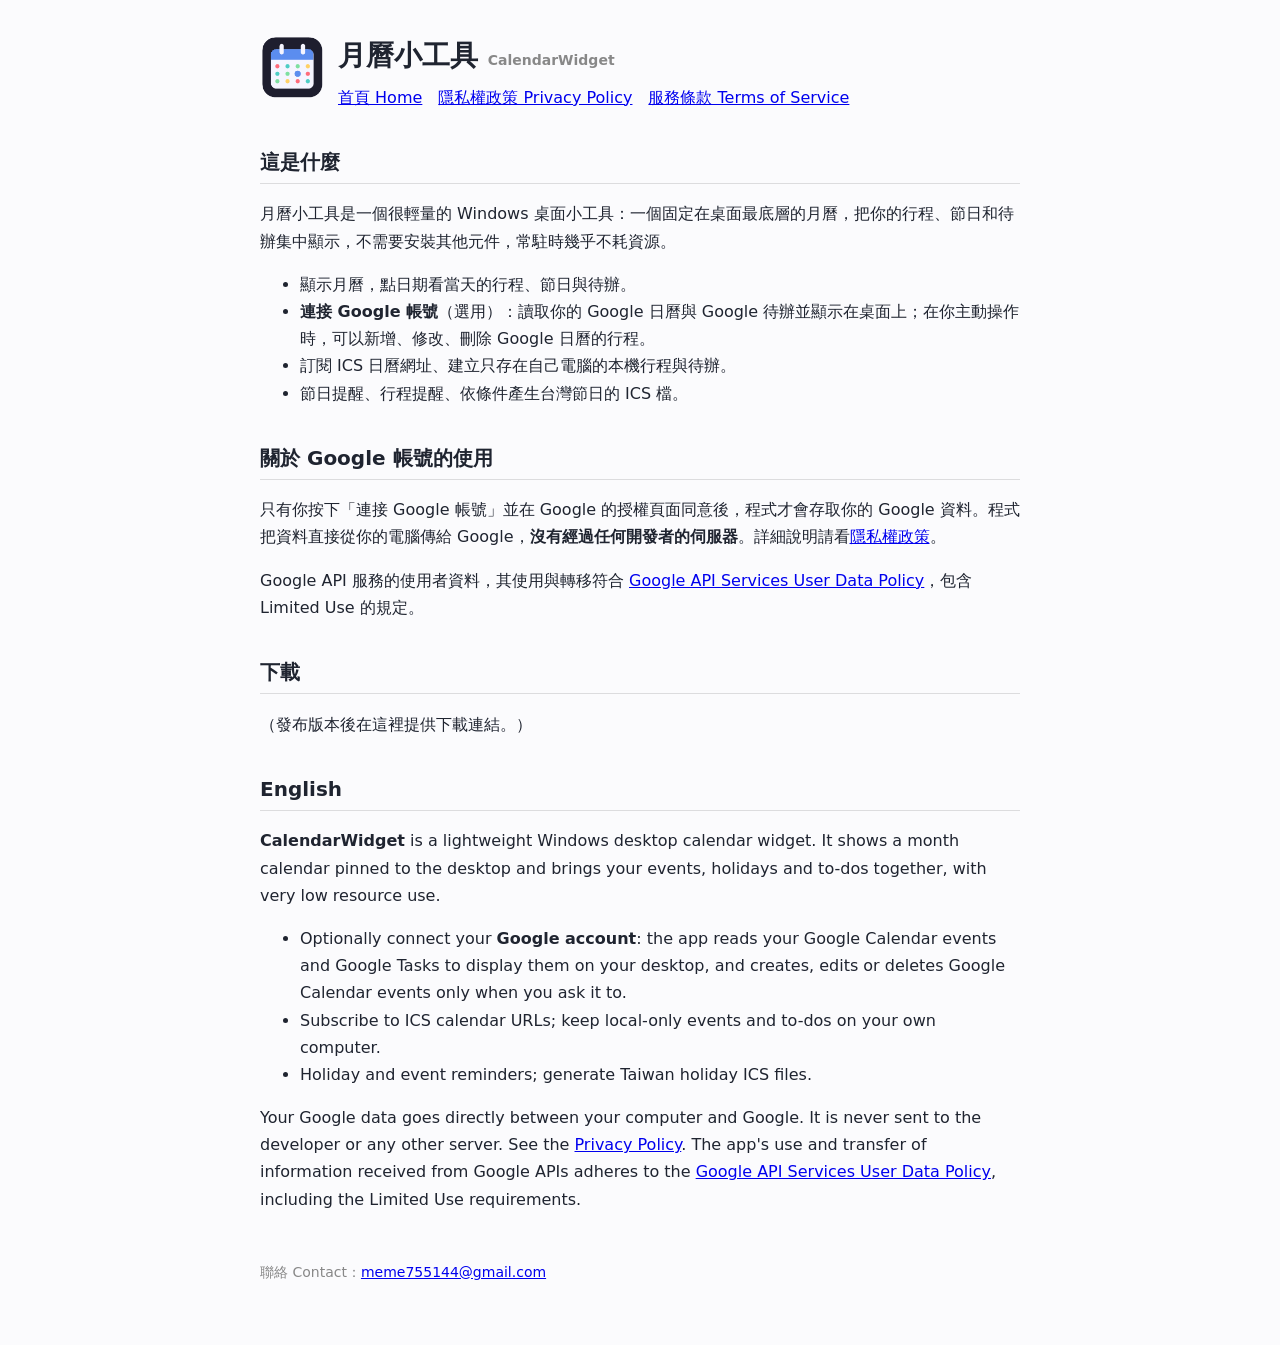
<file: docs/index.html>
<!doctype html>
<html lang="zh-Hant">
<head>
<meta charset="utf-8">
<meta name="viewport" content="width=device-width, initial-scale=1">
<meta name="google-site-verification" content="LRwLeeY5OIzQUHIdVhWKKv2LEG4Wl3gpPI6hB85CDvw" />
<title>月曆小工具 CalendarWidget</title>
<meta name="description" content="Windows 桌面月曆小工具：把 Google 日曆、ICS 與本機行程放在桌面上。A lightweight Windows desktop calendar widget.">
<link rel="stylesheet" href="style.css">
</head>
<body>
<header>
  <img src="logo.png" alt="月曆小工具標誌">
  <div>
    <h1>月曆小工具 <span class="lang">CalendarWidget</span></h1>
    <nav><a href="index.html">首頁 Home</a><a href="privacy.html">隱私權政策 Privacy Policy</a><a href="terms.html">服務條款 Terms of Service</a></nav>
  </div>
</header>

<h2>這是什麼</h2>
<p>月曆小工具是一個很輕量的 Windows 桌面小工具：一個固定在桌面最底層的月曆，把你的行程、節日和待辦集中顯示，不需要安裝其他元件，常駐時幾乎不耗資源。</p>
<ul>
  <li>顯示月曆，點日期看當天的行程、節日與待辦。</li>
  <li><strong>連接 Google 帳號</strong>（選用）：讀取你的 Google 日曆與 Google 待辦並顯示在桌面上；在你主動操作時，可以新增、修改、刪除 Google 日曆的行程。</li>
  <li>訂閱 ICS 日曆網址、建立只存在自己電腦的本機行程與待辦。</li>
  <li>節日提醒、行程提醒、依條件產生台灣節日的 ICS 檔。</li>
</ul>

<h2>關於 Google 帳號的使用</h2>
<p>只有你按下「連接 Google 帳號」並在 Google 的授權頁面同意後，程式才會存取你的 Google 資料。程式把資料直接從你的電腦傳給 Google，<strong>沒有經過任何開發者的伺服器</strong>。詳細說明請看<a href="privacy.html">隱私權政策</a>。</p>
<p>Google API 服務的使用者資料，其使用與轉移符合 <a href="https://developers.google.com/terms/api-services-user-data-policy">Google API Services User Data Policy</a>，包含 Limited Use 的規定。</p>

<h2>下載</h2>
<p>（發布版本後在這裡提供下載連結。）</p>

<h2>English</h2>
<p><strong>CalendarWidget</strong> is a lightweight Windows desktop calendar widget. It shows a month calendar pinned to the desktop and brings your events, holidays and to-dos together, with very low resource use.</p>
<ul>
  <li>Optionally connect your <strong>Google account</strong>: the app reads your Google Calendar events and Google Tasks to display them on your desktop, and creates, edits or deletes Google Calendar events only when you ask it to.</li>
  <li>Subscribe to ICS calendar URLs; keep local-only events and to-dos on your own computer.</li>
  <li>Holiday and event reminders; generate Taiwan holiday ICS files.</li>
</ul>
<p>Your Google data goes directly between your computer and Google. It is never sent to the developer or any other server. See the <a href="privacy.html">Privacy Policy</a>. The app's use and transfer of information received from Google APIs adheres to the <a href="https://developers.google.com/terms/api-services-user-data-policy">Google API Services User Data Policy</a>, including the Limited Use requirements.</p>

<footer>聯絡 Contact：<a href="mailto:meme755144@gmail.com">meme755144@gmail.com</a></footer>
</body>
</html>
</file>
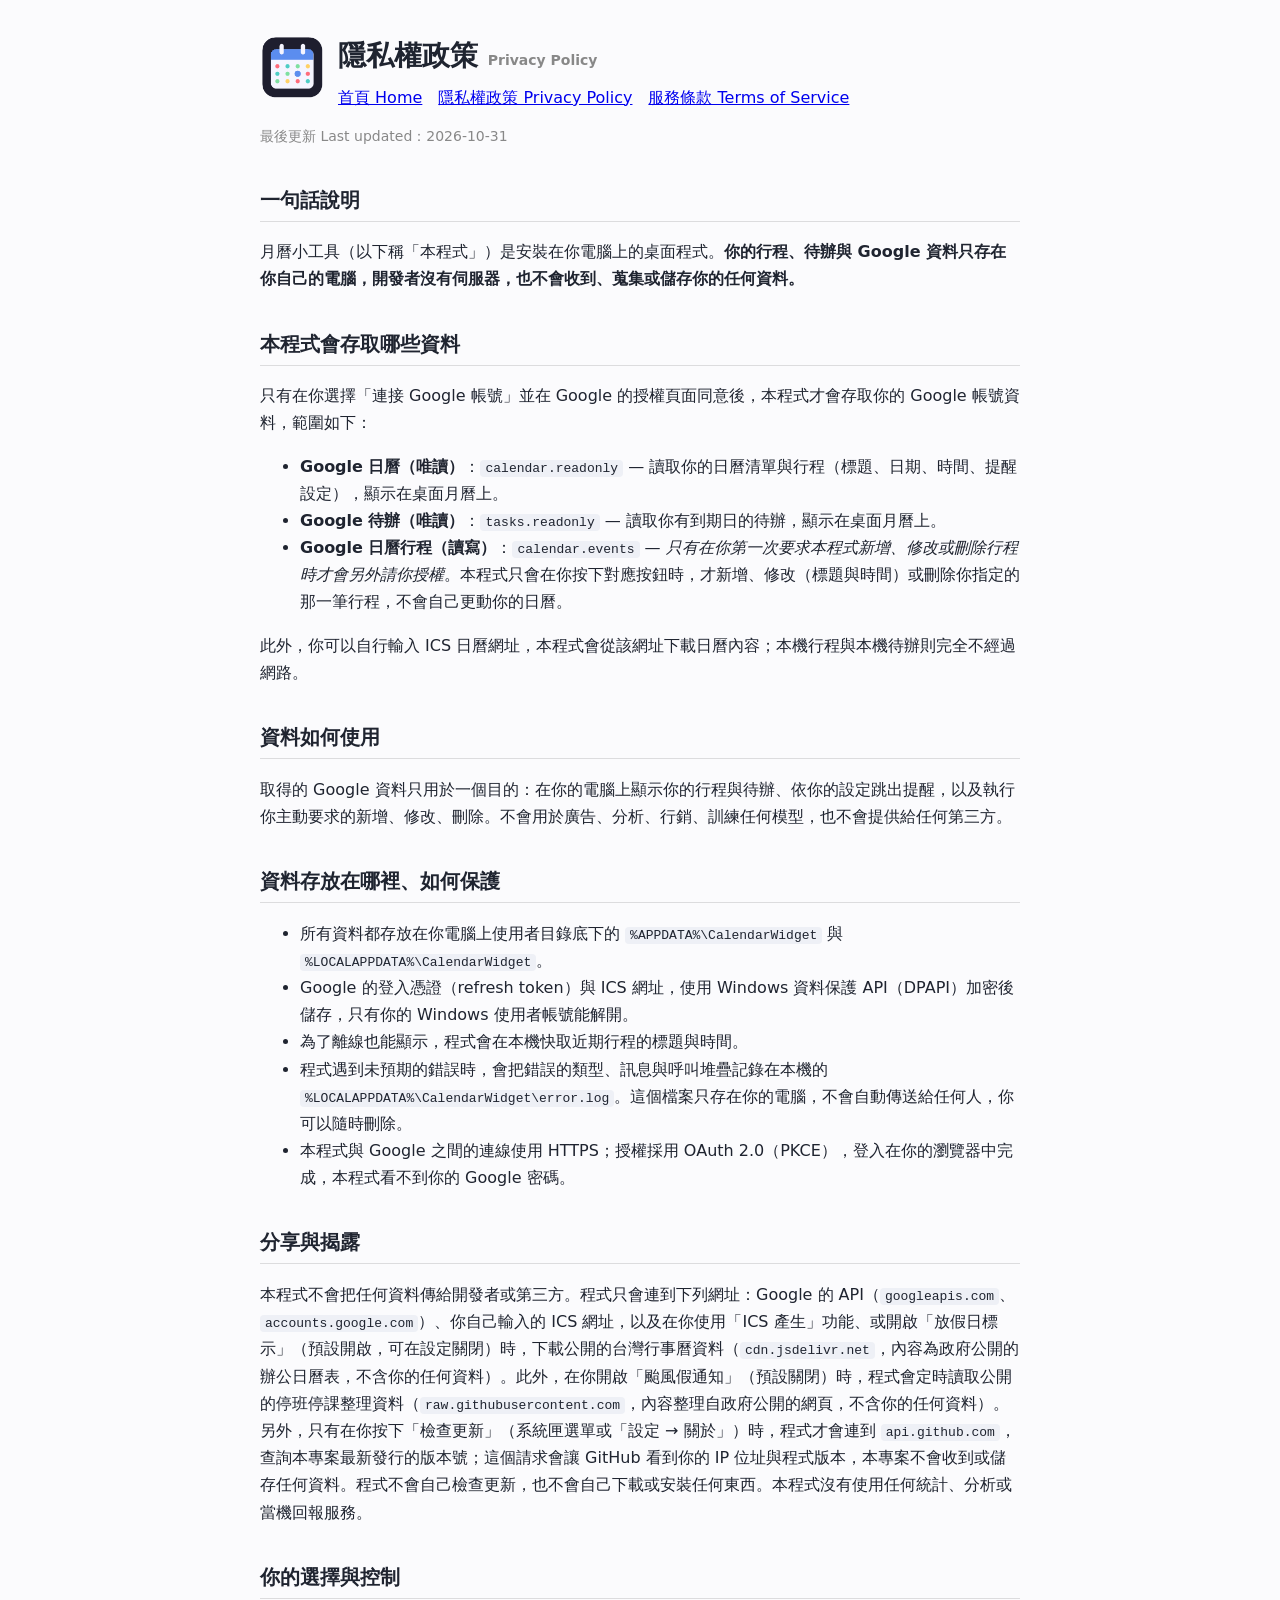
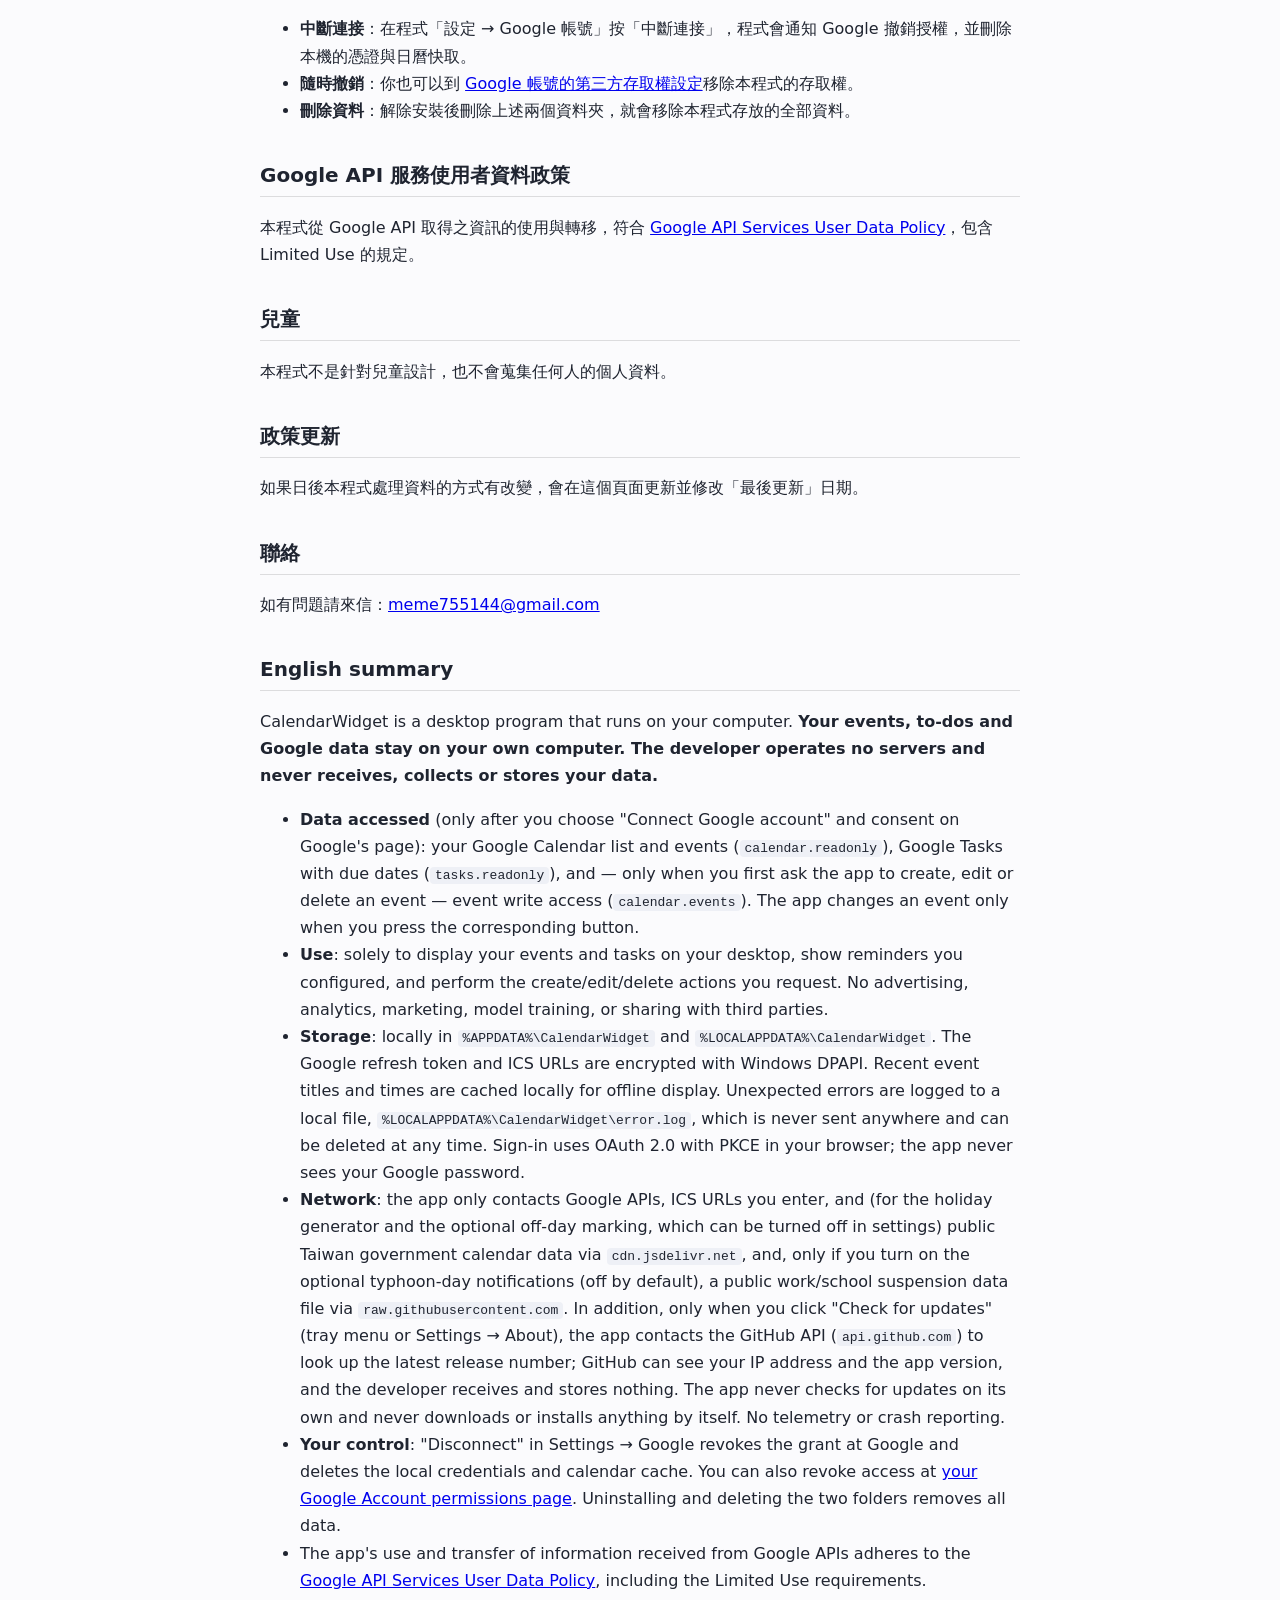
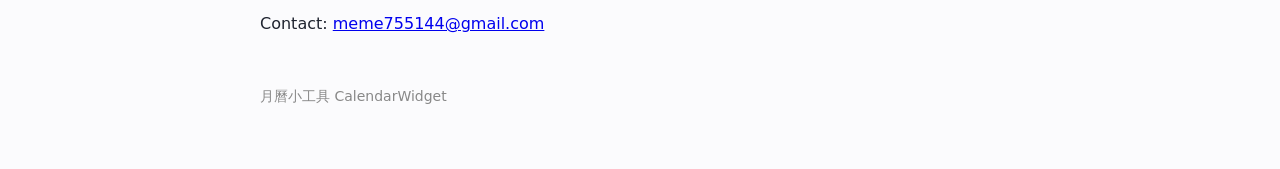
<file: docs/privacy.html>
<!doctype html>
<html lang="zh-Hant">
<head>
<meta charset="utf-8">
<meta name="viewport" content="width=device-width, initial-scale=1">
<title>隱私權政策 Privacy Policy － 月曆小工具 CalendarWidget</title>
<link rel="stylesheet" href="style.css">
</head>
<body>
<header>
  <img src="logo.png" alt="月曆小工具標誌">
  <div>
    <h1>隱私權政策 <span class="lang">Privacy Policy</span></h1>
    <nav><a href="index.html">首頁 Home</a><a href="privacy.html">隱私權政策 Privacy Policy</a><a href="terms.html">服務條款 Terms of Service</a></nav>
  </div>
</header>
<p class="lang">最後更新 Last updated：2026-10-31</p>

<h2>一句話說明</h2>
<p>月曆小工具（以下稱「本程式」）是安裝在你電腦上的桌面程式。<strong>你的行程、待辦與 Google 資料只存在你自己的電腦，開發者沒有伺服器，也不會收到、蒐集或儲存你的任何資料。</strong></p>

<h2>本程式會存取哪些資料</h2>
<p>只有在你選擇「連接 Google 帳號」並在 Google 的授權頁面同意後，本程式才會存取你的 Google 帳號資料，範圍如下：</p>
<ul>
  <li><strong>Google 日曆（唯讀）</strong>：<code>calendar.readonly</code> — 讀取你的日曆清單與行程（標題、日期、時間、提醒設定），顯示在桌面月曆上。</li>
  <li><strong>Google 待辦（唯讀）</strong>：<code>tasks.readonly</code> — 讀取你有到期日的待辦，顯示在桌面月曆上。</li>
  <li><strong>Google 日曆行程（讀寫）</strong>：<code>calendar.events</code> — <em>只有在你第一次要求本程式新增、修改或刪除行程時才會另外請你授權</em>。本程式只會在你按下對應按鈕時，才新增、修改（標題與時間）或刪除你指定的那一筆行程，不會自己更動你的日曆。</li>
</ul>
<p>此外，你可以自行輸入 ICS 日曆網址，本程式會從該網址下載日曆內容；本機行程與本機待辦則完全不經過網路。</p>

<h2>資料如何使用</h2>
<p>取得的 Google 資料只用於一個目的：在你的電腦上顯示你的行程與待辦、依你的設定跳出提醒，以及執行你主動要求的新增、修改、刪除。不會用於廣告、分析、行銷、訓練任何模型，也不會提供給任何第三方。</p>

<h2>資料存放在哪裡、如何保護</h2>
<ul>
  <li>所有資料都存放在你電腦上使用者目錄底下的 <code>%APPDATA%\CalendarWidget</code> 與 <code>%LOCALAPPDATA%\CalendarWidget</code>。</li>
  <li>Google 的登入憑證（refresh token）與 ICS 網址，使用 Windows 資料保護 API（DPAPI）加密後儲存，只有你的 Windows 使用者帳號能解開。</li>
  <li>為了離線也能顯示，程式會在本機快取近期行程的標題與時間。</li>
  <li>程式遇到未預期的錯誤時，會把錯誤的類型、訊息與呼叫堆疊記錄在本機的 <code>%LOCALAPPDATA%\CalendarWidget\error.log</code>。這個檔案只存在你的電腦，不會自動傳送給任何人，你可以隨時刪除。</li>
  <li>本程式與 Google 之間的連線使用 HTTPS；授權採用 OAuth 2.0（PKCE），登入在你的瀏覽器中完成，本程式看不到你的 Google 密碼。</li>
</ul>

<h2>分享與揭露</h2>
<p>本程式不會把任何資料傳給開發者或第三方。程式只會連到下列網址：Google 的 API（<code>googleapis.com</code>、<code>accounts.google.com</code>）、你自己輸入的 ICS 網址，以及在你使用「ICS 產生」功能、或開啟「放假日標示」（預設開啟，可在設定關閉）時，下載公開的台灣行事曆資料（<code>cdn.jsdelivr.net</code>，內容為政府公開的辦公日曆表，不含你的任何資料）。此外，在你開啟「颱風假通知」（預設關閉）時，程式會定時讀取公開的停班停課整理資料（<code>raw.githubusercontent.com</code>，內容整理自政府公開的網頁，不含你的任何資料）。另外，只有在你按下「檢查更新」（系統匣選單或「設定 → 關於」）時，程式才會連到 <code>api.github.com</code>，查詢本專案最新發行的版本號；這個請求會讓 GitHub 看到你的 IP 位址與程式版本，本專案不會收到或儲存任何資料。程式不會自己檢查更新，也不會自己下載或安裝任何東西。本程式沒有使用任何統計、分析或當機回報服務。</p>

<h2>你的選擇與控制</h2>
<ul>
  <li><strong>中斷連接</strong>：在程式「設定 → Google 帳號」按「中斷連接」，程式會通知 Google 撤銷授權，並刪除本機的憑證與日曆快取。</li>
  <li><strong>隨時撤銷</strong>：你也可以到 <a href="https://myaccount.google.com/permissions">Google 帳號的第三方存取權設定</a>移除本程式的存取權。</li>
  <li><strong>刪除資料</strong>：解除安裝後刪除上述兩個資料夾，就會移除本程式存放的全部資料。</li>
</ul>

<h2>Google API 服務使用者資料政策</h2>
<p>本程式從 Google API 取得之資訊的使用與轉移，符合 <a href="https://developers.google.com/terms/api-services-user-data-policy">Google API Services User Data Policy</a>，包含 Limited Use 的規定。</p>

<h2>兒童</h2>
<p>本程式不是針對兒童設計，也不會蒐集任何人的個人資料。</p>

<h2>政策更新</h2>
<p>如果日後本程式處理資料的方式有改變，會在這個頁面更新並修改「最後更新」日期。</p>

<h2>聯絡</h2>
<p>如有問題請來信：<a href="mailto:meme755144@gmail.com">meme755144@gmail.com</a></p>

<h2>English summary</h2>
<p>CalendarWidget is a desktop program that runs on your computer. <strong>Your events, to-dos and Google data stay on your own computer. The developer operates no servers and never receives, collects or stores your data.</strong></p>
<ul>
  <li><strong>Data accessed</strong> (only after you choose "Connect Google account" and consent on Google's page): your Google Calendar list and events (<code>calendar.readonly</code>), Google Tasks with due dates (<code>tasks.readonly</code>), and — only when you first ask the app to create, edit or delete an event — event write access (<code>calendar.events</code>). The app changes an event only when you press the corresponding button.</li>
  <li><strong>Use</strong>: solely to display your events and tasks on your desktop, show reminders you configured, and perform the create/edit/delete actions you request. No advertising, analytics, marketing, model training, or sharing with third parties.</li>
  <li><strong>Storage</strong>: locally in <code>%APPDATA%\CalendarWidget</code> and <code>%LOCALAPPDATA%\CalendarWidget</code>. The Google refresh token and ICS URLs are encrypted with Windows DPAPI. Recent event titles and times are cached locally for offline display. Unexpected errors are logged to a local file, <code>%LOCALAPPDATA%\CalendarWidget\error.log</code>, which is never sent anywhere and can be deleted at any time. Sign-in uses OAuth 2.0 with PKCE in your browser; the app never sees your Google password.</li>
  <li><strong>Network</strong>: the app only contacts Google APIs, ICS URLs you enter, and (for the holiday generator and the optional off-day marking, which can be turned off in settings) public Taiwan government calendar data via <code>cdn.jsdelivr.net</code>, and, only if you turn on the optional typhoon-day notifications (off by default), a public work/school suspension data file via <code>raw.githubusercontent.com</code>. In addition, only when you click "Check for updates" (tray menu or Settings → About), the app contacts the GitHub API (<code>api.github.com</code>) to look up the latest release number; GitHub can see your IP address and the app version, and the developer receives and stores nothing. The app never checks for updates on its own and never downloads or installs anything by itself. No telemetry or crash reporting.</li>
  <li><strong>Your control</strong>: "Disconnect" in Settings → Google revokes the grant at Google and deletes the local credentials and calendar cache. You can also revoke access at <a href="https://myaccount.google.com/permissions">your Google Account permissions page</a>. Uninstalling and deleting the two folders removes all data.</li>
  <li>The app's use and transfer of information received from Google APIs adheres to the <a href="https://developers.google.com/terms/api-services-user-data-policy">Google API Services User Data Policy</a>, including the Limited Use requirements.</li>
</ul>
<p>Contact: <a href="mailto:meme755144@gmail.com">meme755144@gmail.com</a></p>

<footer>月曆小工具 CalendarWidget</footer>
</body>
</html>
</file>
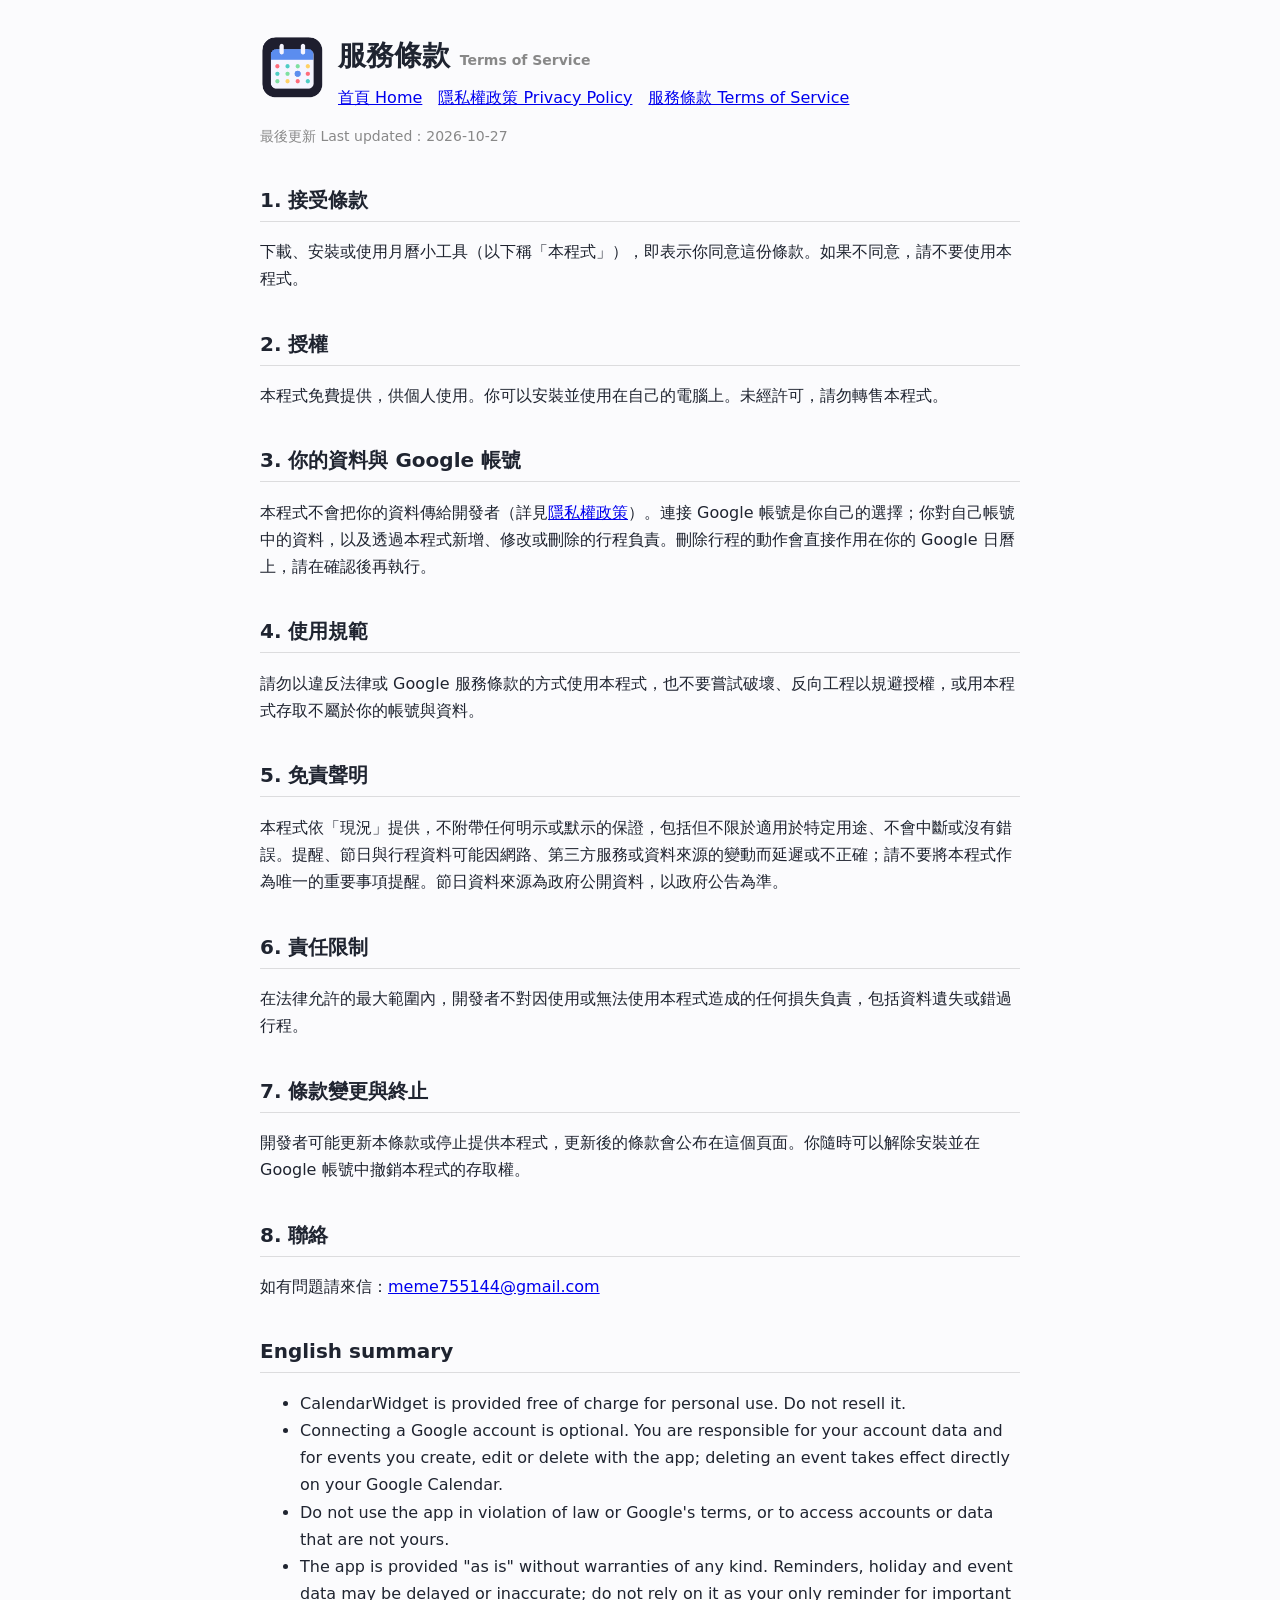
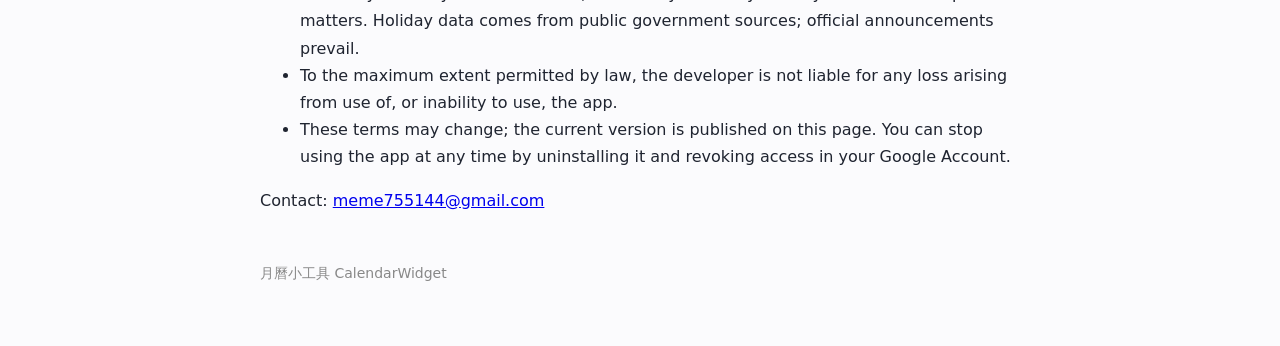
<file: docs/terms.html>
<!doctype html>
<html lang="zh-Hant">
<head>
<meta charset="utf-8">
<meta name="viewport" content="width=device-width, initial-scale=1">
<title>服務條款 Terms of Service － 月曆小工具 CalendarWidget</title>
<link rel="stylesheet" href="style.css">
</head>
<body>
<header>
  <img src="logo.png" alt="月曆小工具標誌">
  <div>
    <h1>服務條款 <span class="lang">Terms of Service</span></h1>
    <nav><a href="index.html">首頁 Home</a><a href="privacy.html">隱私權政策 Privacy Policy</a><a href="terms.html">服務條款 Terms of Service</a></nav>
  </div>
</header>
<p class="lang">最後更新 Last updated：2026-10-27</p>

<h2>1. 接受條款</h2>
<p>下載、安裝或使用月曆小工具（以下稱「本程式」），即表示你同意這份條款。如果不同意，請不要使用本程式。</p>

<h2>2. 授權</h2>
<p>本程式免費提供，供個人使用。你可以安裝並使用在自己的電腦上。未經許可，請勿轉售本程式。</p>

<h2>3. 你的資料與 Google 帳號</h2>
<p>本程式不會把你的資料傳給開發者（詳見<a href="privacy.html">隱私權政策</a>）。連接 Google 帳號是你自己的選擇；你對自己帳號中的資料，以及透過本程式新增、修改或刪除的行程負責。刪除行程的動作會直接作用在你的 Google 日曆上，請在確認後再執行。</p>

<h2>4. 使用規範</h2>
<p>請勿以違反法律或 Google 服務條款的方式使用本程式，也不要嘗試破壞、反向工程以規避授權，或用本程式存取不屬於你的帳號與資料。</p>

<h2>5. 免責聲明</h2>
<p>本程式依「現況」提供，不附帶任何明示或默示的保證，包括但不限於適用於特定用途、不會中斷或沒有錯誤。提醒、節日與行程資料可能因網路、第三方服務或資料來源的變動而延遲或不正確；請不要將本程式作為唯一的重要事項提醒。節日資料來源為政府公開資料，以政府公告為準。</p>

<h2>6. 責任限制</h2>
<p>在法律允許的最大範圍內，開發者不對因使用或無法使用本程式造成的任何損失負責，包括資料遺失或錯過行程。</p>

<h2>7. 條款變更與終止</h2>
<p>開發者可能更新本條款或停止提供本程式，更新後的條款會公布在這個頁面。你隨時可以解除安裝並在 Google 帳號中撤銷本程式的存取權。</p>

<h2>8. 聯絡</h2>
<p>如有問題請來信：<a href="mailto:meme755144@gmail.com">meme755144@gmail.com</a></p>

<h2>English summary</h2>
<ul>
  <li>CalendarWidget is provided free of charge for personal use. Do not resell it.</li>
  <li>Connecting a Google account is optional. You are responsible for your account data and for events you create, edit or delete with the app; deleting an event takes effect directly on your Google Calendar.</li>
  <li>Do not use the app in violation of law or Google's terms, or to access accounts or data that are not yours.</li>
  <li>The app is provided "as is" without warranties of any kind. Reminders, holiday and event data may be delayed or inaccurate; do not rely on it as your only reminder for important matters. Holiday data comes from public government sources; official announcements prevail.</li>
  <li>To the maximum extent permitted by law, the developer is not liable for any loss arising from use of, or inability to use, the app.</li>
  <li>These terms may change; the current version is published on this page. You can stop using the app at any time by uninstalling it and revoking access in your Google Account.</li>
</ul>
<p>Contact: <a href="mailto:meme755144@gmail.com">meme755144@gmail.com</a></p>

<footer>月曆小工具 CalendarWidget</footer>
</body>
</html>
</file>
<file: docs/style.css>
:root { color-scheme: light dark; }
body { font-family: "Microsoft JhengHei", "Segoe UI", system-ui, sans-serif; line-height: 1.7; max-width: 760px; margin: 0 auto; padding: 24px 18px 60px; color: #1f2430; background: #fbfbfd; }
@media (prefers-color-scheme: dark) { body { color: #e6e8ef; background: #14151c; } a { color: #8db4ff; } code { background: #23252f; } }
h1 { font-size: 28px; margin: 8px 0 4px; }
h2 { font-size: 20px; margin-top: 34px; border-bottom: 1px solid #8884; padding-bottom: 4px; }
h3 { font-size: 16px; margin-top: 22px; }
header { display: flex; align-items: center; gap: 14px; margin-bottom: 8px; }
header img { width: 64px; height: 64px; border-radius: 14px; }
nav a { margin-right: 16px; }
.lang { color: #888; font-size: 14px; }
code { background: #eef0f6; padding: 1px 5px; border-radius: 4px; }
footer { margin-top: 48px; font-size: 14px; color: #888; }
</file>
